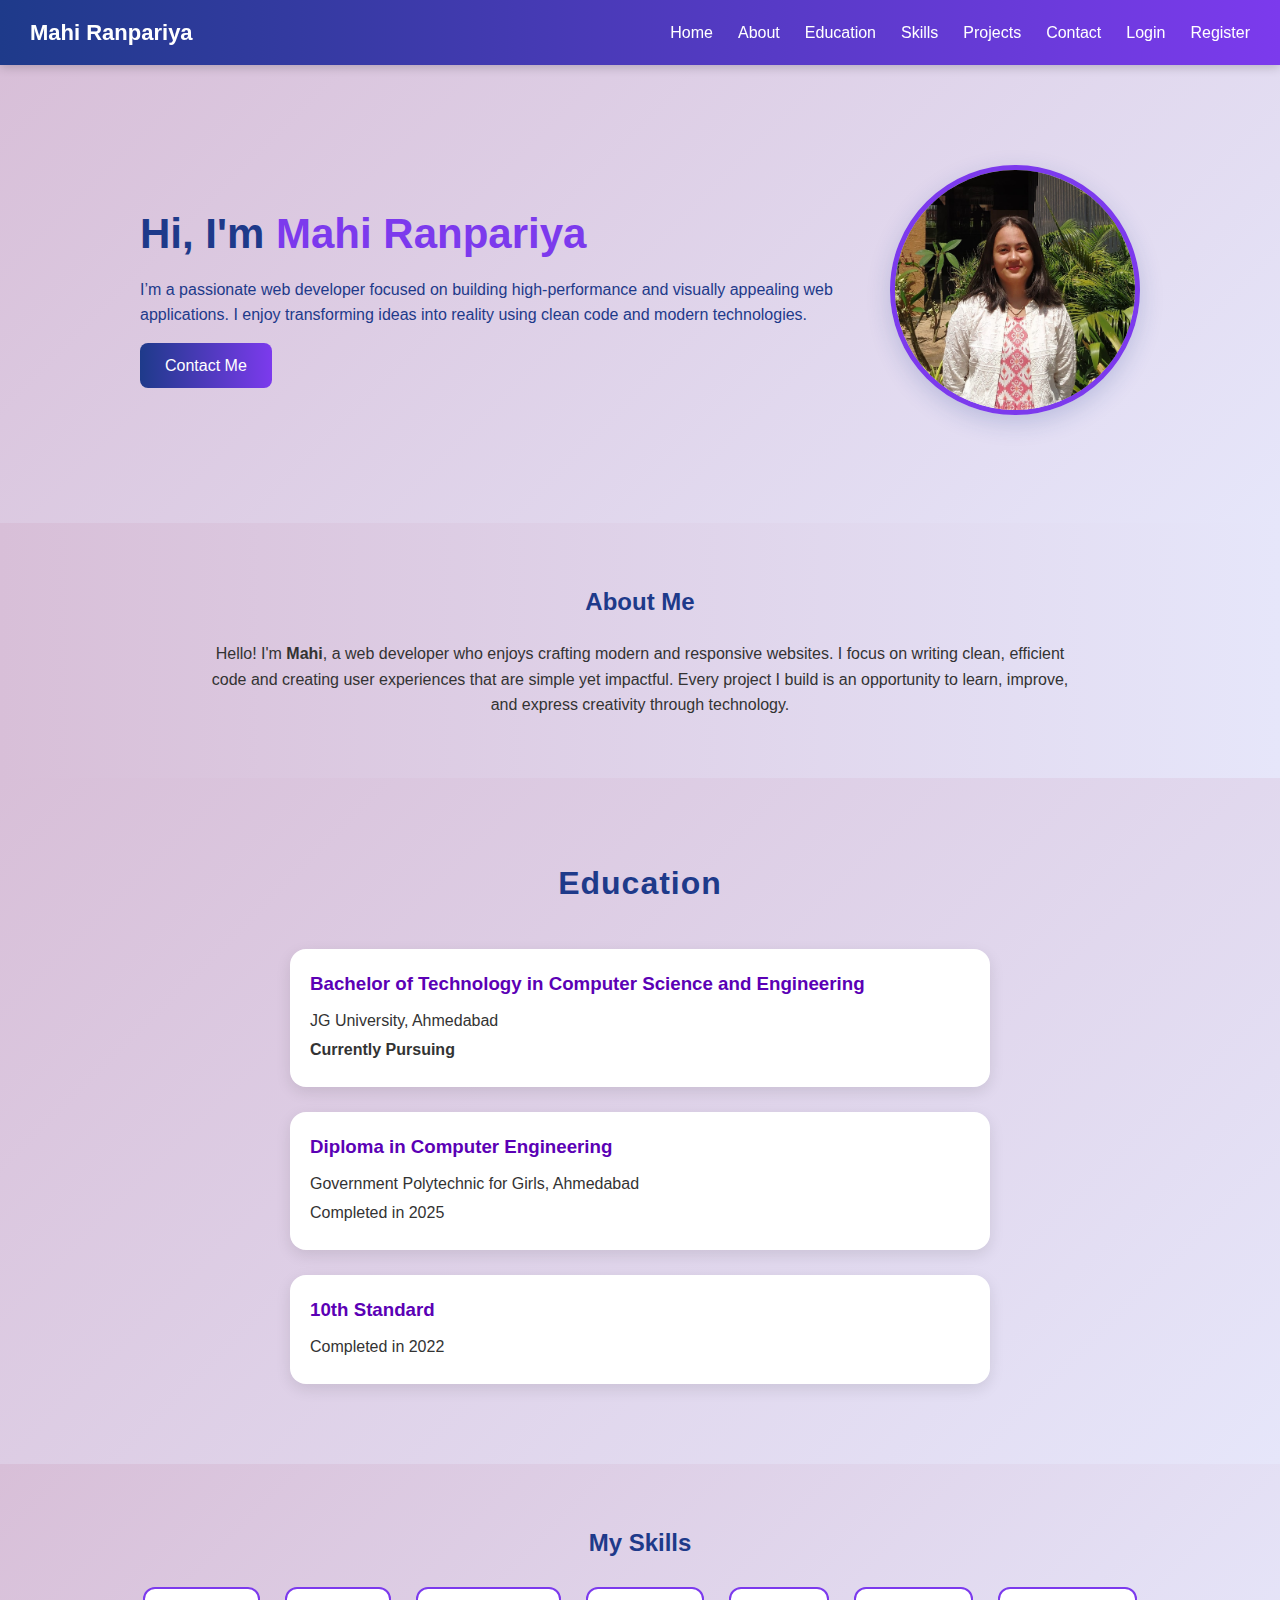
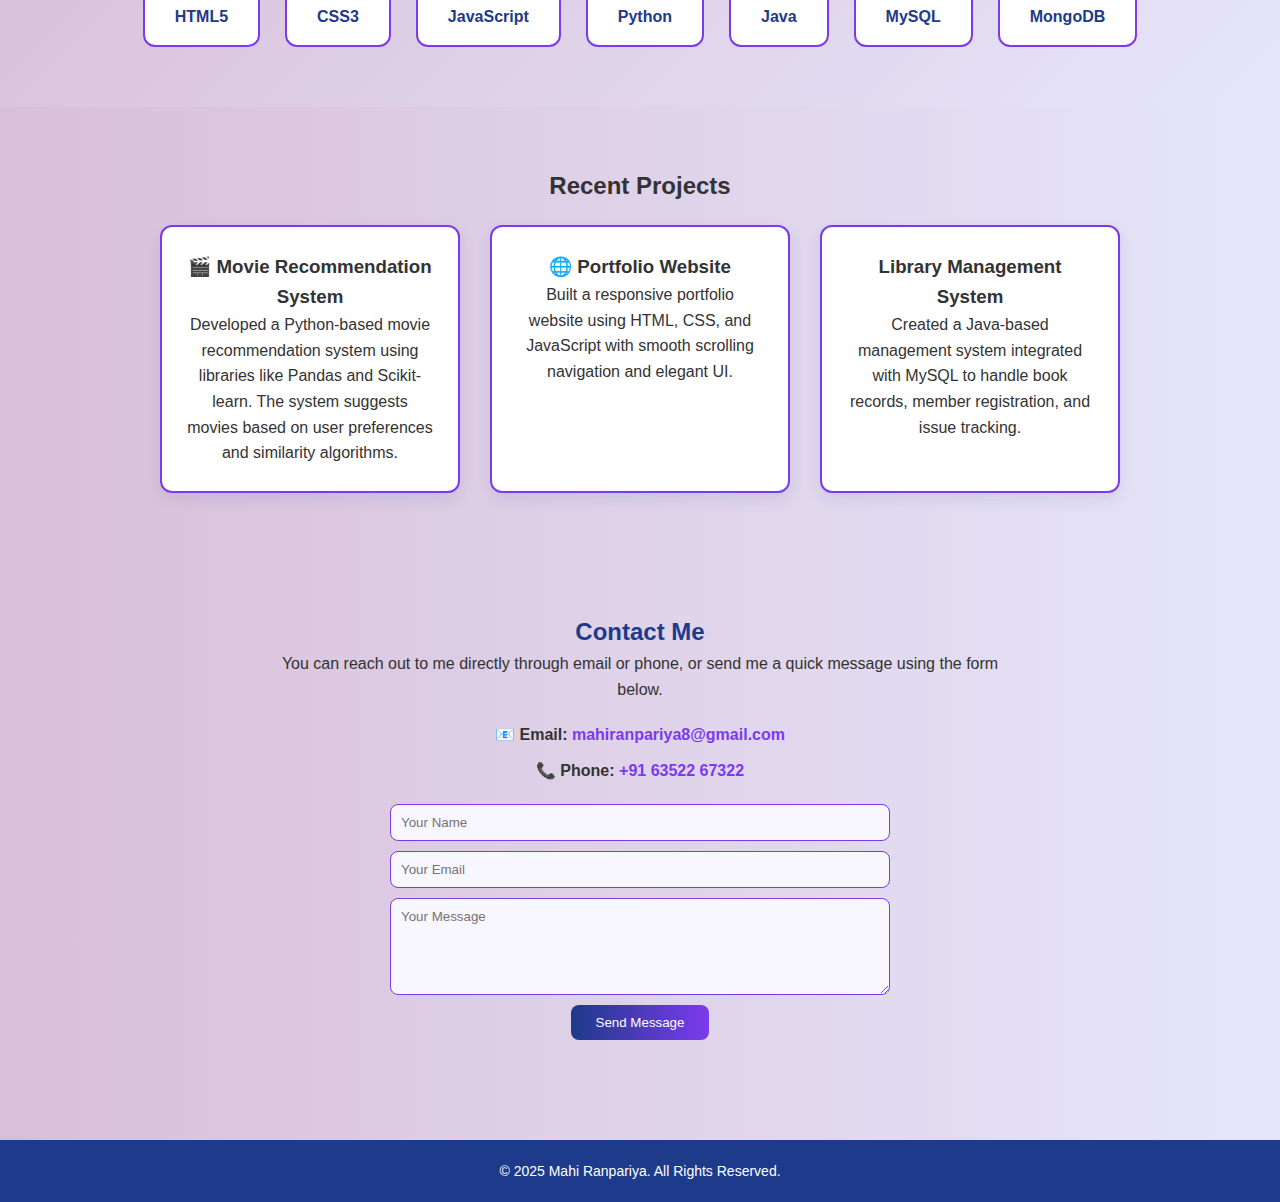
<file: index.html>
<!DOCTYPE html>
<html lang="en">
<head>
  <meta charset="UTF-8" />
  <meta name="viewport" content="width=device-width, initial-scale=1.0" />
  <title>Mahi Ranpariya | Portfolio</title>
  <link rel="stylesheet" href="style.css" />
  <style>
    html { scroll-behavior: smooth; }
  </style>
</head>
<body>
  
  <nav>
    <div class="logo">Mahi Ranpariya</div>
    <ul>
      <li><a href="#home">Home</a></li>
      <li><a href="#about">About</a></li>
      <li><a href="#education">Education</a></li>
      <li><a href="#skills">Skills</a></li>
      <li><a href="#projects">Projects</a></li>
      <li><a href="#contact">Contact</a></li>
      <li><a href="login.html">Login</a></li>
      <li><a href="register.html">Register</a></li>
    </ul>
  </nav>

  <section id="home" class="hero fade-section">
    <div class="hero-content">
      <div class="hero-text">
        <h1>Hi, I'm <span>Mahi Ranpariya</span></h1>
        <p>
          I’m a passionate web developer focused on building high-performance and visually
          appealing web applications. I enjoy transforming ideas into reality using clean
          code and modern technologies.
        </p>
        <a href="#contact" class="btn">Contact Me</a>
      </div>
      <div class="hero-img">
        <img src="myphoto.jpg" alt="Profile Image" />
      </div>
    </div>
  </section>

  <section id="about" class="about fade-section">
    <h2>About Me</h2>
    <p>
      Hello! I'm <strong>Mahi</strong>, a web developer who enjoys crafting modern and responsive websites.
      I focus on writing clean, efficient code and creating user experiences that are simple yet impactful.
      Every project I build is an opportunity to learn, improve, and express creativity through technology.
    </p>
  </section>

  <section id="education" class="education fade-section">
    <h2>Education</h2>
    <div class="edu-container">
      <div class="edu-card">
        <h3>Bachelor of Technology in Computer Science and Engineering</h3>
        <p>JG University, Ahmedabad</p>
        <p><strong>Currently Pursuing</strong></p>
      </div>
      <div class="edu-card">
        <h3>Diploma in Computer Engineering</h3>
        <p>Government Polytechnic for Girls, Ahmedabad</p>
        <p>Completed in 2025</p>
      </div>
      <div class="edu-card">
        <h3>10th Standard</h3>
        <p>Completed in 2022</p>
      </div>
    </div>
  </section>

  <section id="skills" class="skills fade-section">
    <h2>My Skills</h2>
    <div class="skill-list">
      <div class="skill">HTML5</div>
      <div class="skill">CSS3 </div>
      <div class="skill">JavaScript </div>
      <div class="skill">Python</div>
      <div class="skill">Java</div>
      <div class="skill">MySQL</div>
      <div class="skill">MongoDB</div>
    </div>
  </section>

  <section id="projects" class="projects fade-section">
    <h2>Recent Projects</h2>
    <div class="project-container">
      <div class="project-card">
        <h3>🎬 Movie Recommendation System</h3>
        <p>
          Developed a Python-based movie recommendation system using libraries like Pandas and Scikit-learn.
          The system suggests movies based on user preferences and similarity algorithms.
        </p>
      </div>
      <div class="project-card">
        <h3>🌐 Portfolio Website</h3>
        <p>
          Built a responsive portfolio website using HTML, CSS, and JavaScript with smooth scrolling navigation and elegant UI.
        </p>
      </div>
      <div class="project-card">
      <h3>Library Management System</h3>
      <p>Created a Java-based management system integrated with MySQL to handle book records, member registration, and issue tracking.</p>
    </div>
    </div>
  </section>

<section id="contact" class="contact fade-section">
  <h2>Contact Me</h2>
  <p>You can reach out to me directly through email or phone, or send me a quick message using the form below.</p>

  <div class="contact-info">
    <p><strong>📧 Email:</strong>
      <a href="mailto:mahiranpariya8@gmail.com">mahiranpariya8@gmail.com</a>
    </p>
    <p><strong>📞 Phone:</strong>
      <a href="tel:+9163522 67322">+91 63522 67322</a>
    </p>
  </div>

  <form action="#" method="post">
    <input type="text" name="name" placeholder="Your Name" required />
    <input type="email" name="email" placeholder="Your Email" required />
    <textarea name="message" rows="5" placeholder="Your Message" required></textarea>
    <button type="submit">Send Message</button>
  </form>
</section>

  <footer>
    <p>© 2025 Mahi Ranpariya. All Rights Reserved.</p>
  </footer>
</body>
</html>
</file>
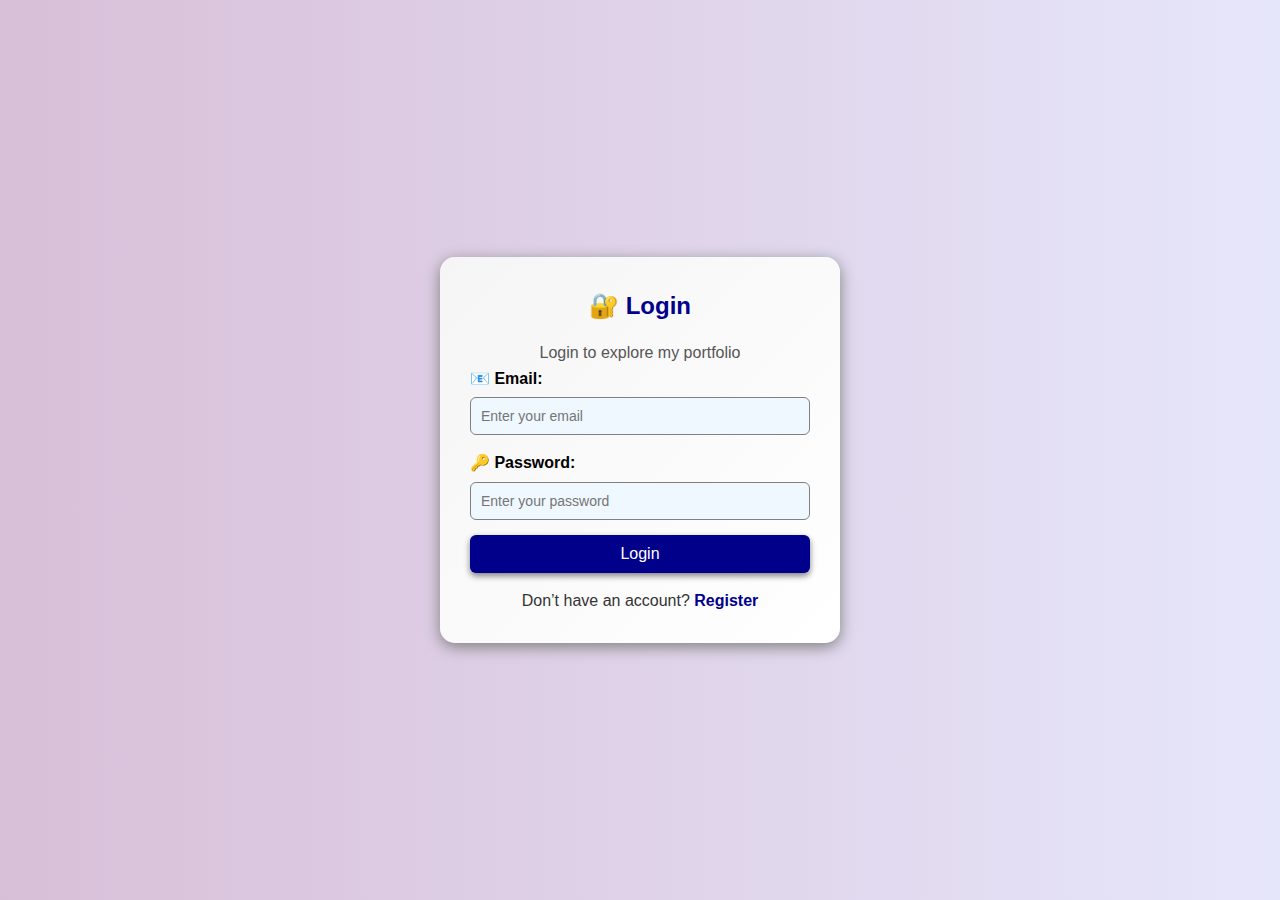
<file: login.html>
<!DOCTYPE html>
<html lang="en">
<head>
  <meta charset="UTF-8" />
  <meta name="viewport" content="width=device-width, initial-scale=1.0" />
  <title>Login</title>
  <link rel="stylesheet" href="style.css" />
</head>
<body class="login-page">
  <div class="form-box">
    <h2>🔐 Login</h2>
    <p class="text-center" style="color:#555; margin-top:-5px;">Login to explore my portfolio</p>

    <form action="index.html" method="post">
      <label>📧 Email:</label>
      <input type="email" name="email" placeholder="Enter your email" required />

      <label>🔑 Password:</label>
      <input type="password" name="password" placeholder="Enter your password" required />

      <input type="submit" value="Login" />

      <p class="text-center" style="margin-top: 15px;">
        Don’t have an account? <a href="register.html">Register</a>
      </p>
    </form>
  </div>
</body>
</html>
</file>
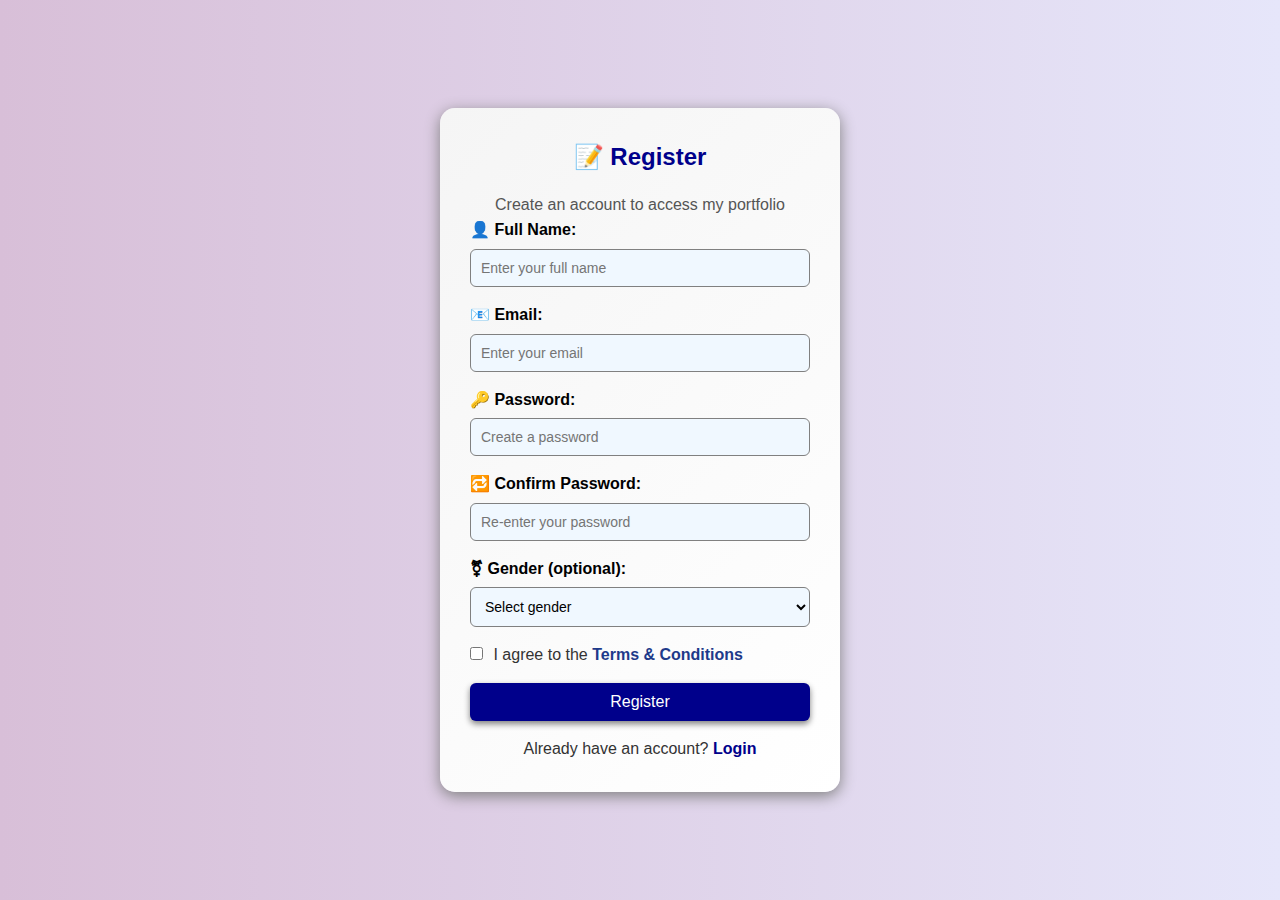
<file: register.html>
<!DOCTYPE html>
<html lang="en">
<head>
  <meta charset="UTF-8" />
  <meta name="viewport" content="width=device-width, initial-scale=1.0" />
  <title>Register</title>
  <link rel="stylesheet" href="style.css" />
</head>
<body class="register-page">
  <div class="form-box">
    <h2>📝 Register</h2>
    <p class="text-center" style="color:#555; margin-top:-5px;">Create an account to access my portfolio</p>

    <form action="login.html" method="get">
      <label>👤 Full Name:</label>
      <input type="text" name="fullname" placeholder="Enter your full name" required />

      <label>📧 Email:</label>
      <input type="email" name="email" placeholder="Enter your email" required />

      <label>🔑 Password:</label>
      <input type="password" name="password" placeholder="Create a password" required />

      <label>🔁 Confirm Password:</label>
      <input type="password" name="confirm_password" placeholder="Re-enter your password" required />

      <label>⚧ Gender (optional):</label>
      <select name="gender">
        <option value="">Select gender</option>
        <option value="female">Female</option>
        <option value="male">Male</option>
        <option value="other">Other</option>
      </select>

      <div style="margin-bottom:15px;">
        <input type="checkbox" required /> I agree to the 
        <a href="#" style="color:#1e3a8a;">Terms & Conditions</a>
      </div>

      <input type="submit" value="Register" />

      <p class="text-center" style="margin-top: 15px;">
        Already have an account? <a href="login.html">Login</a>
      </p>
    </form>
  </div>
</body>
</html>
</file>
<file: style.css>
* {
  margin: 0;
  padding: 0;
  box-sizing: border-box;
  font-family: "Segoe UI", Arial, sans-serif;
}

body {
  background: linear-gradient(to right, thistle, lavender);
  color: #333;
  line-height: 1.6;
}

nav {
  position: sticky;
  top: 0;
  background: linear-gradient(to right, #1e3a8a, #7c3aed);
  color: #fff;
  padding: 15px 30px;
  display: flex;
  justify-content: space-between;
  align-items: center;
  box-shadow: 0 2px 10px rgba(0, 0, 0, 0.2);
  z-index: 1000;
}

nav .logo {
  font-size: 22px;
  font-weight: bold;
}

nav ul {
  list-style: none;
  display: flex;
  gap: 25px;
}

nav ul li a {
  color: #fff;
  text-decoration: none;
  font-weight: 500;
  transition: color 0.3s;
}

nav ul li a:hover {
  color: #e0e0ff;
}

.hero {
  text-align: center;
  padding: 100px 20px;
  background: linear-gradient(135deg, #d8bfd8, #e6e6fa);
  color: #1e3a8a;
}

.hero-content {
  display: flex;
  align-items: center;
  justify-content: center;
  flex-wrap: wrap;
  gap: 40px;
  max-width: 1000px;
  margin: auto;
}

.hero-text {
  flex: 1;
  min-width: 300px;
  text-align: left;
}

.hero-text h1 {
  font-size: 42px;
  margin-bottom: 10px;
}

.hero-text h1 span {
  color: #7c3aed;
}

.hero-img img {
  width: 250px;
  height: 250px;
  border-radius: 50%;
  border: 5px solid #7c3aed;
  object-fit: cover;
  box-shadow: 0 8px 25px rgba(30, 58, 138, 0.2);
}

.btn {
  display: inline-block;
  background: linear-gradient(to right, #1e3a8a, #7c3aed);
  color: #fff;
  padding: 10px 25px;
  border-radius: 8px;
  text-decoration: none;
  font-weight: 500;
  transition: all 0.3s;
  margin-top: 15px;
}

.btn:hover {
  background: linear-gradient(to right, #001f5b, #5b21b6);
  transform: scale(1.05);
}

.about {
  padding: 60px 20px;
  max-width: 900px;
  margin: auto;
  text-align: center;
}

.about h2 {
  color: #1e3a8a;
  margin-bottom: 20px;
}

.skills {
  background: linear-gradient(135deg, #d8bfd8, #e6e6fa);
  padding: 60px 20px;
  text-align: center;
}

.skills h2 {
  color: #1e3a8a;
  margin-bottom: 25px;
}

.skill-list {
  display: flex;
  justify-content: center;
  flex-wrap: wrap;
  gap: 25px;
}

.skill {
  background: #fff;
  border: 2px solid #7c3aed;
  color: #1e3a8a;
  padding: 15px 30px;
  border-radius: 12px;
  font-weight: 600;
  transition: all 0.3s;
}

.skill:hover {
  background: linear-gradient(to right, #1e3a8a, #7c3aed);
  color: #fff;
  transform: scale(1.05);
}

.education {
  padding: 80px 20px;
  background: linear-gradient(135deg, #d8bfd8, #e6e6fa);
  text-align: center;
}

.education h2 {
  font-size: 2rem;
  color: #1e3a8a;
  margin-bottom: 40px;
  text-transform: capitalize;
  letter-spacing: 1px;
}

.edu-container {
  display: flex;
  flex-direction: column;
  align-items: center;
  justify-content: center;
  gap: 25px;
  width: 100%;
}

.edu-card {
  background: #fff;
  width: 80%;
  max-width: 700px;
  padding: 20px;
  border-radius: 16px;
  box-shadow: 0 5px 15px rgba(0, 0, 0, 0.1);
  text-align: left;
  transition: transform 0.3s ease, box-shadow 0.3s ease;
}

.edu-card:hover {
  transform: translateY(-5px);
  box-shadow: 0 8px 20px rgba(0, 0, 0, 0.15);
}

.edu-card h3 {
  color: #5b00b5;
  margin-bottom: 10px;
}

.edu-card p {
  color: #333;
  line-height: 1.5;
  margin: 5px 0;
}

.projects {
  padding: 60px 20px;
  text-align: center;
}

.project-container {
  display: flex;
  justify-content: center;
  flex-wrap: wrap;
  gap: 30px;
  margin-top: 20px;
}

.project-card {
  background: #fff;
  border: 2px solid #7c3aed;
  border-radius: 12px;
  padding: 25px;
  width: 300px;
  box-shadow: 0 6px 15px rgba(30, 58, 138, 0.1);
  transition: all 0.3s;
}

.project-card:hover {
  transform: translateY(-8px);
  background: linear-gradient(to right, #f3e8ff, #e6e6fa);
}

.contact {
  padding: 60px 20px;
  text-align: center;
  max-width: 800px;
  margin: auto;
}

.contact h2 {
  color: #1e3a8a;
}

.contact p {
  color: #333;
}

.contact-info {
  margin: 20px 0;
  font-size: 1rem;
  color: #1e3a8a;
  text-align: center;
}

.contact-info p {
  margin: 10px 0;
  font-weight: 500;
}

.contact-info a {
  color: #7c3aed;
  font-weight: 600;
  text-decoration: none;
  transition: all 0.3s ease;
}

.contact-info a:hover {
  color: #4c1d95;
  text-decoration: underline;
}

.contact input,
.contact textarea {
  width: 100%;
  max-width: 500px;
  margin: 10px auto;
  padding: 10px;
  border: 1px solid #7c3aed;
  border-radius: 8px;
  background: #f8f6ff;
  display: block;
}

.contact button {
  background: linear-gradient(to right, #1e3a8a, #7c3aed);
  color: #fff;
  border: none;
  border-radius: 8px;
  padding: 10px 25px;
  cursor: pointer;
  transition: all 0.3s;
}

.contact button:hover {
  background: linear-gradient(to right, #001f5b, #5b21b6);
  transform: scale(1.05);
}

footer {
  background: #1e3a8a;
  color: #fff;
  text-align: center;
  padding: 20px 0;
  margin-top: 40px;
  font-size: 14px;
}

.login-page,
.register-page {
  display: flex;
  justify-content: center;
  align-items: center;
  height: 100vh;
  background: linear-gradient(to right, thistle, lavender);
}

.form-box {
  width: 400px;
  background: linear-gradient(135deg, whitesmoke, white);
  padding: 30px;
  border-radius: 15px;
  box-shadow: 0px 4px 15px grey;
}

.form-box h2 {
  text-align: center;
  color: darkblue;
  margin-bottom: 20px;
}

.form-box label {
  font-weight: bold;
  color: black;
  display: block;
  margin-bottom: 6px;
}

.form-box input[type="text"],
.form-box input[type="email"],
.form-box input[type="password"],
.form-box select {
  width: 100%;
  padding: 10px;
  margin-bottom: 15px;
  border: 1px solid gray;
  border-radius: 6px;
  background: aliceblue;
  font-size: 14px;
}

.form-box input[type="checkbox"] {
  margin-right: 6px;
}

.form-box input[type="submit"] {
  width: 100%;
  padding: 10px;
  background: darkblue;
  color: white;
  font-size: 16px;
  border: none;
  border-radius: 6px;
  box-shadow: 0px 3px 6px grey;
  cursor: pointer;
  transition: background 0.3s;
}

.form-box input[type="submit"]:hover {
  background: navy;
}

.form-box a {
  color: darkblue;
  font-weight: bold;
  text-decoration: none;
}

.text-center {
  text-align: center;
}
</file>
